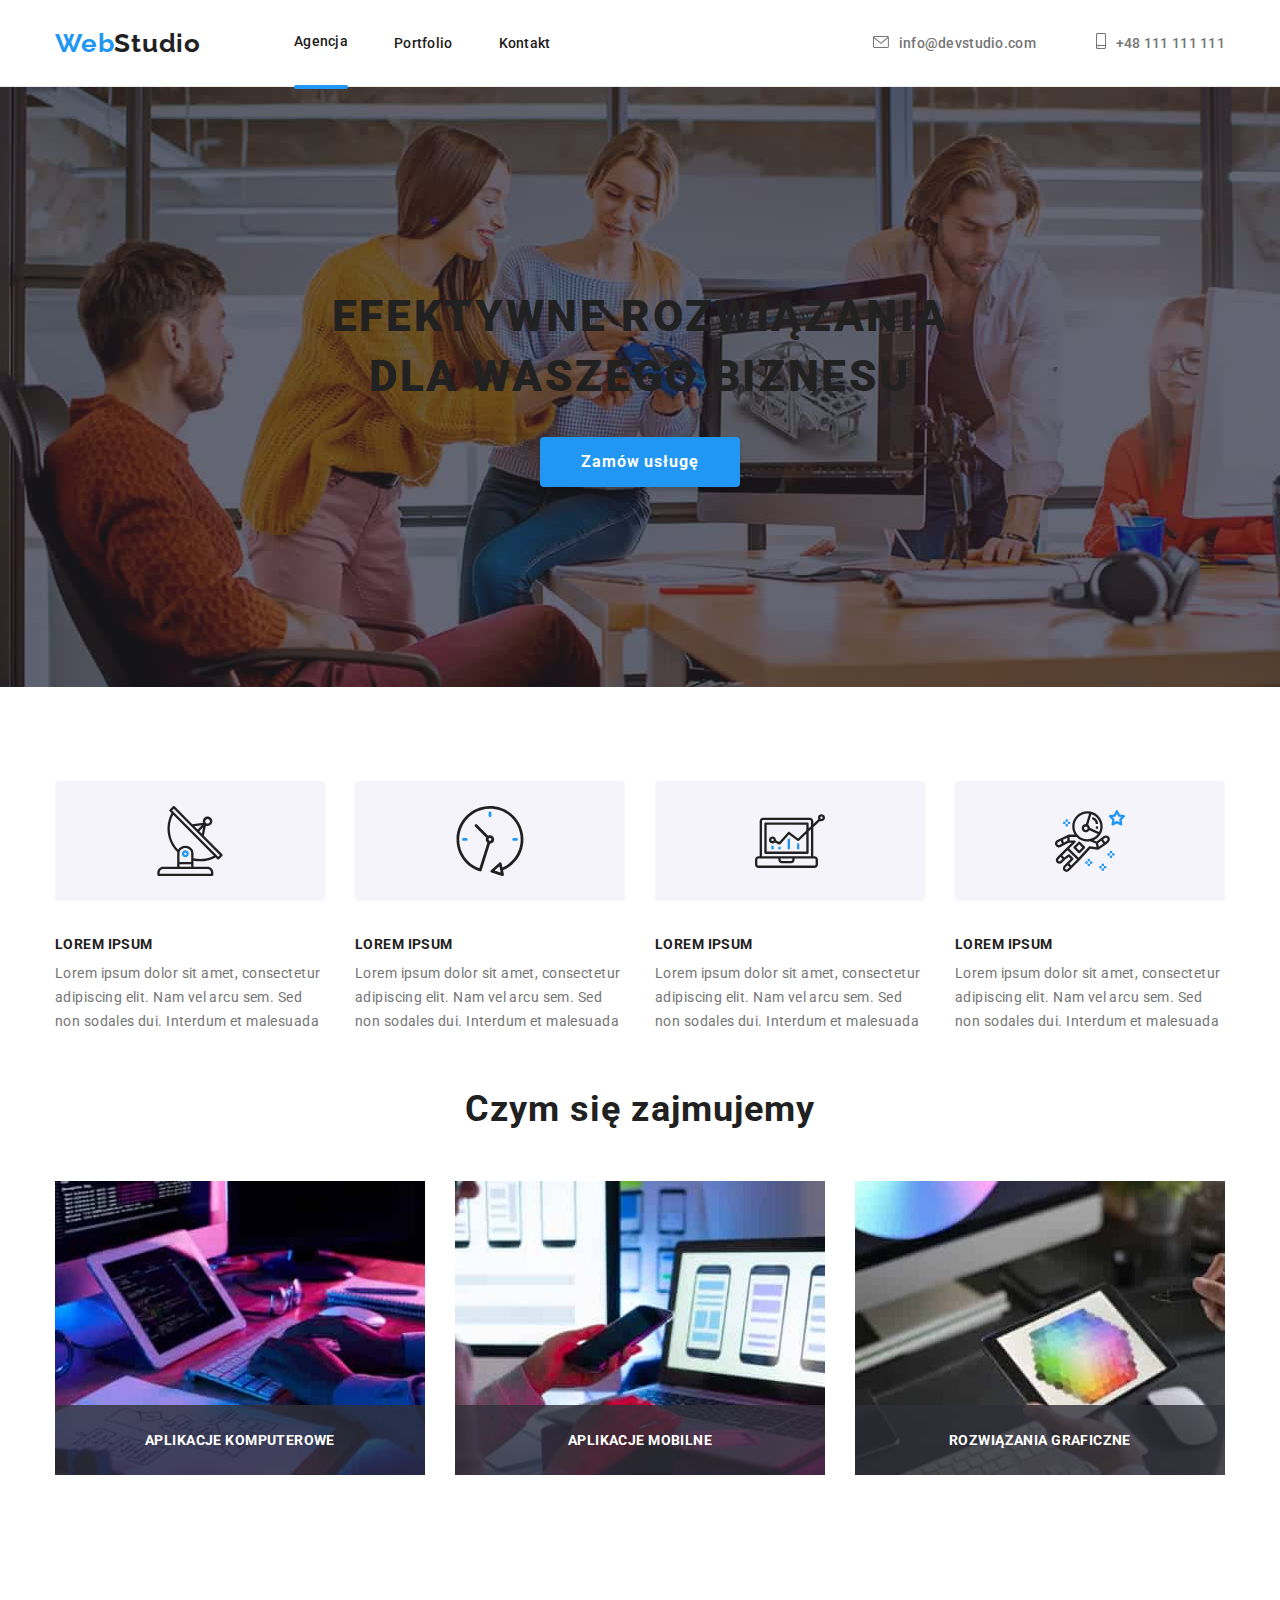
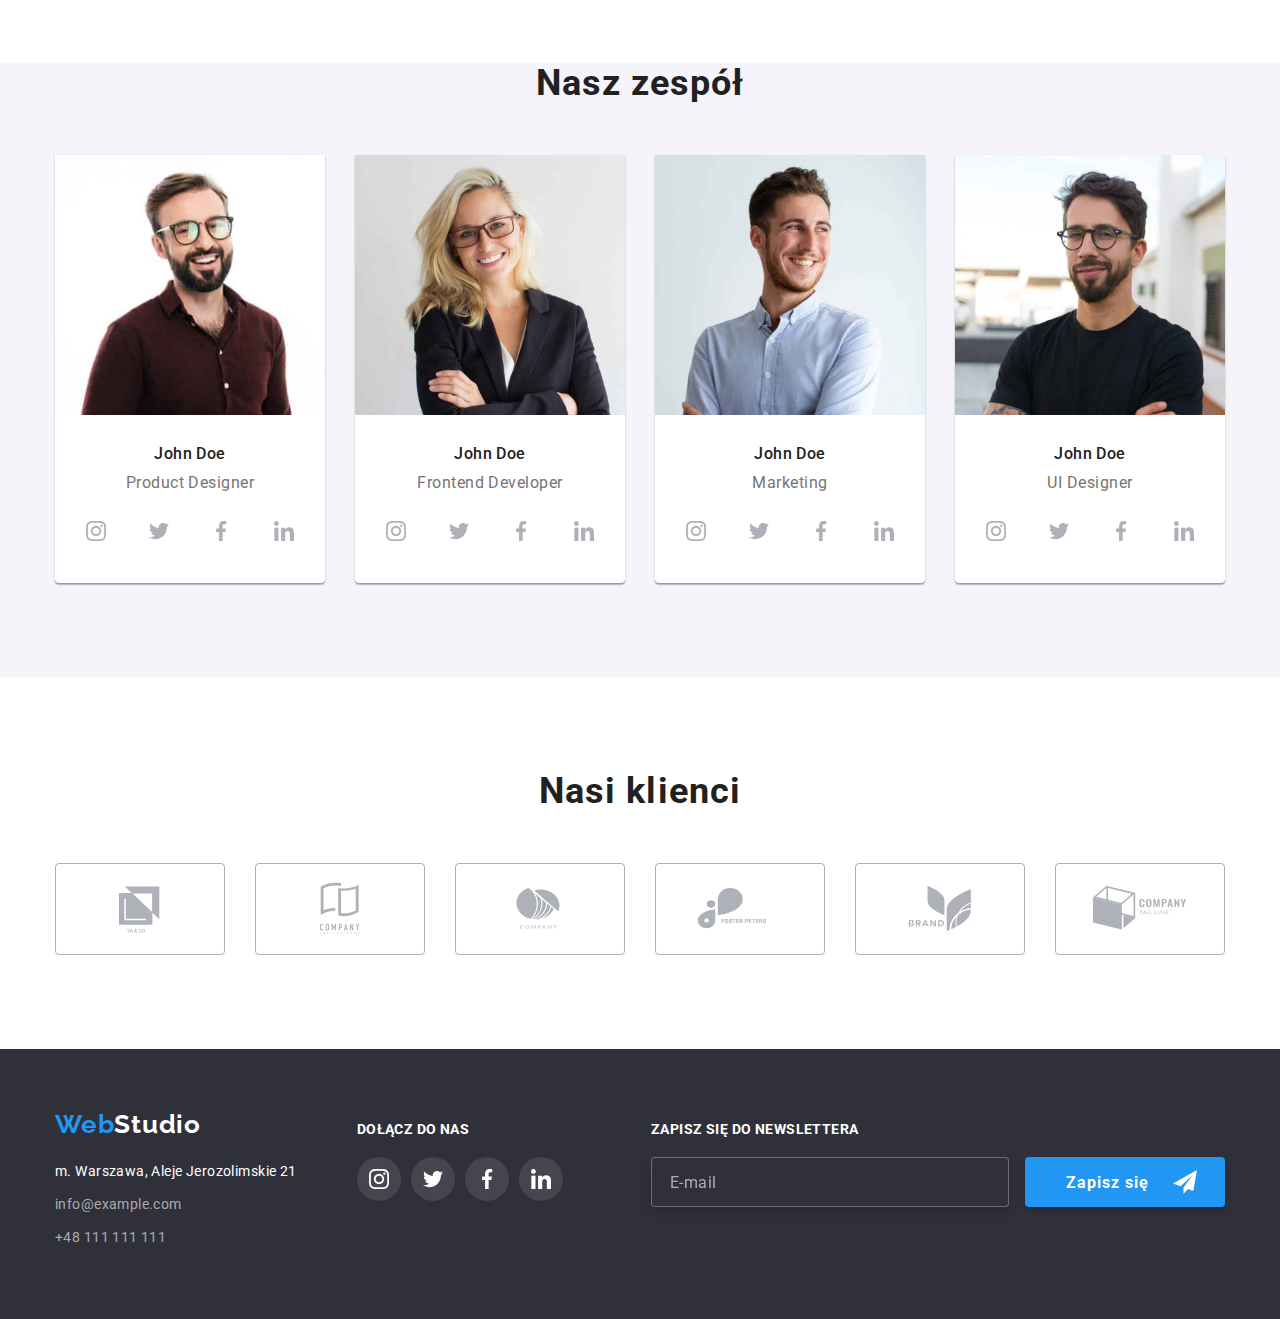
<file: index.html>
<!DOCTYPE html>
<html lang="en">

<head>
    <meta charset="UTF-8" />
    <meta name="description" content="Efektywne rozwiązania dla waszego biznesu" />
    <link rel="stylesheet"
        href="https://cdnjs.cloudflare.com/ajax/libs/modern-normalize/1.0.0/modern-normalize.min.css" />
    <link rel="stylesheet" href="./css/main.min.css">
    <link rel="preconnect" href="https://fonts.googleapis.com">
    <link rel="preconnect" href="https://fonts.gstatic.com" crossorigin>
    <link
        href="https://fonts.googleapis.com/css2?family=Raleway:wght@700&family=Roboto:wght@400;500;700;900&display=swap"
        rel="stylesheet">
    <title>WebStudio</title>
</head>

<body>
    <section class="navigationsection">
        <header class="header">
            <div class="container">
                <a class="logo link" href="index.html">Web<span class="logo--lighttheme">Studio</span></a>
                <nav class="nav">
                    <ul class="navigation">
                        <li class="navigation__item current"><a class="navigation__link"
                                href="index.html">Agencja</a>
                        </li>
                        <li class="navigation__item"><a class="navigation__link"
                                href="portfolio.html">Portfolio</a></li>
                        <li class="navigation__item"><a class="navigation__link" href="#">Kontakt</a></li>
                    </ul>
                </nav>

                <ul class="contact">
                    <li class="contact__item"><a class="contact__link--icon-mail link" href="mailto:info@devstudio.com"><svg
                                class="contact__link--icon-mail" width="16" height="12">
                                <use href="images/icons.svg#icon-envelope"></use>
                            </svg></a></li>
                    <li class="contact__item"><a class="contact__link--mail link" href="mailto:info@devstudio.com">info@devstudio.com</a></li>
                    <li class="contact__item"><a class="contact__link--icon-phone link" href="tel:+48111111111"><svg
                                class="contact__link--icon-phone link" width="10" height="16">
                                <use href="images/icons.svg#icon-smartphone"></use></a></li>
                    <li class="contact__item"><a class="contact__link--phone link" href="tel:+48111111111">+48 111 111 111</a></li>
                </ul>
            </div>
        </header>
    </section>


    <main>

        <section class="backgroundsection">
            <div class="container">
                <h1 class="background__header">EFEKTYWNE ROZWIĄZANIA DLA WASZEGO BIZNESU</h1>
                <button class="background__button" type="button" data-modal-open>Zamów usługę</button>
            </div>

        </section>

        <section class="featuressection">
            <div class="container">
                <ul class="features">
                    <li class="features__item">
                        <svg class="features__icon" width="70" height="70">
                            <use href="images/icons.svg#icon-antenna"></use>
                        </svg>
                        <h3 class="features__title">LOREM IPSUM</h3>
                        <p class="features__description"> Lorem ipsum dolor sit amet, consectetur
                            adipiscing elit. Nam vel arcu sem. Sed
                            non sodales dui. Interdum et malesuada</p>
                    </li>
                    <li class="features__item">
                        <svg class="features__icon" width="70" height="70">
                            <use href="images/icons.svg#icon-clock"></use>
                        </svg>
                        <h3 class="features__title">LOREM IPSUM</h3>
                        <p class="features__description"> Lorem ipsum dolor sit amet, consectetur
                            adipiscing elit. Nam vel arcu sem. Sed
                            non sodales dui. Interdum et malesuada</p>
                    </li>
                    <li class="features__item">
                        <svg class="features__icon" width="70" height="70">
                            <use href="images/icons.svg#icon-diagram"></use>
                        </svg>
                        <h3 class="features__title">LOREM IPSUM</h3>
                        <p class="features__description"> Lorem ipsum dolor sit amet, consectetur
                            adipiscing elit. Nam vel arcu sem. Sed
                            non sodales dui. Interdum et malesuada</p>
                    </li>
                    <li class="features__item">
                        <svg class="features__icon" width="70" height="70">
                            <use href="images/icons.svg#icon-astronaut"></use>
                        </svg>
                        <h3 class="features__title">LOREM IPSUM</h3>
                        <p class="features__description"> Lorem ipsum dolor sit amet, consectetur
                            adipiscing elit. Nam vel arcu sem. Sed
                            non sodales dui. Interdum et malesuada</p>
                    </li>
                </ul>
            </div>
        </section>

        <section class="offersection">
            <div class="container">
                <h2 class="offer__header">Czym się zajmujemy</h2>
                <ul class="offer">
                    <li class="offer__item">
                        <div class="thumb">
                            <img src="images/img1resized.jpg" alt="computer" width="370" height="294" />
                            <p class="label">APLIKACJE KOMPUTEROWE</p>
                        </div>
                    </li>
                    <li class="offer__item">
                        <div class="thumb">
                            <img src="images/img2resized.jpg" alt="phone" width="370" height="294" />
                            <p class="label">APLIKACJE MOBILNE</p>
                        </div>
                    </li>
                    <li class="offer__item">
                        <div class="thumb">
                            <img src="images/img3resized.jpg" alt="tablet" width="370" height="294" />
                            <p class="label">ROZWIĄZANIA GRAFICZNE</p>
                        </div>
                        
                    </li>
                </ul>
            </div>
        </section>

        <section class="teamsection">
            <div class="container">
                <h2 class="team__header">Nasz zespół</h2>
                <ul class="team">
                    <li class="team__item">
                        <figure class="team__card">
                            <img src="images/productdesignerresized.jpg" alt="Product Designer" width="270"
                                height="260" />
                            <figcaption>
                                <p class="team__name">John Doe</p>
                                <p class="team__position">Product Designer</p>
                                <ul class="socialmedia">
                                    <li class="socialmedia__item">
                                        <a class="socialmedia__link" href="#">
                                            <svg class="socialmedia__icon" width="20" height="20">
                                                <use href="images/icons.svg#icon-instagram"></use>
                                            </svg>
                                        </a>
                                    </li>
                                    <li class="socialmedia__item">
                                        <a class="socialmedia__link" href="#">
                                            <svg class="socialmedia__icon" width="20" height="20">
                                                <use href="images/icons.svg#icon-twitter"></use>
                                            </svg>
                                        </a>
                                    </li>
                                    <li class="socialmedia__item">
                                        <a class="socialmedia__link" href="#">
                                            <svg class="socialmedia__icon" width="20" height="20">
                                                <use href="images/icons.svg#icon-facebook"></use>
                                            </svg>
                                        </a>
                                    </li>
                                    <li class="socialmedia__item">
                                        <a class="socialmedia__link" href="#">
                                            <svg class="socialmedia__icon" width="20" height="20">
                                                <use href="images/icons.svg#icon-linkedin"></use>
                                            </svg>
                                        </a>
                                    </li>
                                </ul>
                            </figcaption>
                        </figure>
                    </li>

                    <li class="team__item">
                        <figure class="team__card">
                            <img src="images/frontenddeveloperresized.jpg" alt="Frontend Developer" width="270"
                                height="260" />
                            <figcaption>
                                <p class="team__name">John Doe</p>
                                <p class="team__position">Frontend Developer</p>
                                <ul class="socialmedia">
                                    <li class="socialmedia__item">
                                        <a class="socialmedia__link" href="#">
                                            <svg class="socialmedia__icon" width="20" height="20">
                                                <use href="images/icons.svg#icon-instagram"></use>
                                            </svg>
                                        </a>
                                    </li>
                                    <li class="socialmedia__item">
                                        <a class="socialmedia__link" href="#">
                                            <svg class="socialmedia__icon" width="20" height="20">
                                                <use href="images/icons.svg#icon-twitter"></use>
                                            </svg>
                                        </a>
                                    </li>
                                    <li class="socialmedia__item">
                                        <a class="socialmedia__link" href="#">
                                            <svg class="socialmedia__icon" width="20" height="20">
                                                <use href="images/icons.svg#icon-facebook"></use>
                                            </svg>
                                        </a>
                                    </li>
                                    <li class="socialmedia__item">
                                        <a class="socialmedia__link" href="#">
                                            <svg class="socialmedia__icon" width="20" height="20">
                                                <use href="images/icons.svg#icon-linkedin"></use>
                                            </svg>
                                        </a>
                                    </li>
                                </ul>
                            </figcaption>
                        </figure>
                    </li>

                    <li class="team__item">
                        <figure class="team__card">
                            <img src="images/marketingresized.jpg" alt="Marketing" width="270" height="260" />
                            <figcaption>
                                <p class="team__name">John Doe</p>
                                <p class="team__position">Marketing</p>
                                <ul class="socialmedia">
                                    <li class="socialmedia__item">
                                        <a class="socialmedia__link" href="#">
                                            <svg class="socialmedia__icon" width="20" height="20">
                                                <use href="images/icons.svg#icon-instagram"></use>
                                            </svg>
                                        </a>
                                    </li>
                                    <li class="socialmedia__item">
                                        <a class="socialmedia__link" href="#">
                                            <svg class="socialmedia__icon" width="20" height="20">
                                                <use href="images/icons.svg#icon-twitter"></use>
                                            </svg>
                                        </a>
                                    </li>
                                    <li class="socialmedia__item">
                                        <a class="socialmedia__link" href="#">
                                            <svg class="socialmedia__icon" width="20" height="20">
                                                <use href="images/icons.svg#icon-facebook"></use>
                                            </svg>
                                        </a>
                                    </li>
                                    <li class="socialmedia__item">
                                        <a class="socialmedia__link" href="#">
                                            <svg class="socialmedia__icon" width="20" height="20">
                                                <use href="images/icons.svg#icon-linkedin"></use>
                                            </svg>
                                        </a>
                                    </li>
                                </ul>
                            </figcaption>
                        </figure>
                    </li>

                    <li class="team__item">
                        <figure class="team__card">
                            <img src="images/uidesignerresized.jpg" alt="UI Designer" width="270" height="260" />
                            <figcaption>
                                <p class="team__name">John Doe</p>
                                <p class="team__position">UI Designer</p>
                                <ul class="socialmedia">
                                    <li class="socialmedia__item">
                                        <a class="socialmedia__link" href="#">
                                            <svg class="socialmedia__icon" width="20" height="20">
                                                <use href="images/icons.svg#icon-instagram"></use>
                                            </svg>
                                        </a>
                                    </li>
                                    <li class="socialmedia__item">
                                        <a class="socialmedia__link" href="#">
                                            <svg class="socialmedia__icon" width="20" height="20">
                                                <use href="images/icons.svg#icon-twitter"></use>
                                            </svg>
                                        </a>
                                    </li>
                                    <li class="socialmedia__item">
                                        <a class="socialmedia__link" href="#">
                                            <svg class="socialmedia__icon" width="20" height="20">
                                                <use href="images/icons.svg#icon-facebook"></use>
                                            </svg>
                                        </a>
                                    </li>
                                    <li class="socialmedia__item">
                                        <a class="socialmedia__link" href="#">
                                            <svg class="socialmedia__icon" width="20" height="20">
                                                <use href="images/icons.svg#icon-linkedin"></use>
                                            </svg>
                                        </a>
                                    </li>
                                </ul>
                            </figcaption>
                        </figure>
                    </li>
                </ul>
            </div>

        </section>

        <section class="customerssection">
            <div class="container">
                <h2 class="customers__header">Nasi klienci</h2>
                <ul class="customers">
                    <li class="customers__item">
                        <a class="customers__link" href="#">
                            <svg class="customers__icon" width="106" height="60.04">
                                <use href="images/icons.svg#icon-logo1"></use>
                            </svg>
                        </a>
                    </li>
                    <li class="customers__item">
                        <a class="customers__link" href="#">
                            <svg class="customers__icon" width="106" height="60.04">
                                <use href="images/icons.svg#icon-logo2"></use>
                            </svg>
                        </a>
                    </li>
                    <li class="customers__item">
                        <a class="customers__link" href="#">
                            <svg class="customers__icon" width="106" height="60.04">
                                <use href="images/icons.svg#icon-logo3"></use>
                            </svg>
                        </a>
                    </li>
                    <li class="customers__item">
                        <a class="customers__link" href="#">
                            <svg class="customers__icon" width="106" height="60.04">
                                <use href="images/icons.svg#icon-logo4"></use>
                            </svg>
                        </a>
                    </li>
                    <li class="customers__item">
                        <a class="customers__link" href="#">
                            <svg class="customers__icon" width="106" height="60.04">
                                <use href="images/icons.svg#icon-logo5"></use>
                            </svg>
                        </a>
                    </li>
                    <li class="customers__item">
                        <a class="customers__link" href="#">
                            <svg class="customers__icon" width="106" height="60.04">
                                <use href="images/icons.svg#icon-logo6"></use>
                            </svg>
                        </a>
                    </li>
                </ul>
            </div>
        </section>
    </main>
    <footer class="footersection">
        <div class="container">
            <ul class="footer">
                <li class="information">
                    <a class="logo" href="index.html">Web<span class="logo--darktheme">Studio</span></a>
                    <address class="information__address">
                        <p>m. Warszawa, Aleje Jerozolimskie 21</p>
                        <a class="information__mail" href="mailto:info@example.com">info@example.com</a>
                        <a class="information__phone" href="tel:+48111111111">+48 111 111 111</a>
                    </address>
                </li>
                <li class="join">
                    <h4 class="join__header">DOŁĄCZ DO NAS</h4>
                    <ul class="socialmedia">
                        <li class="socialmedia__item">
                            <a class="socialmedia__link--darktheme" href="#">
                                <svg class="socialmedia__icon" width="20" height="20">
                                    <use href="images/icons.svg#icon-instagram"></use>
                                </svg>
                            </a>
                        </li>
                        <li class="socialmedia__item">
                            <a class="socialmedia__link--darktheme" href="#">
                                <svg class="socialmedia__icon" width="20" height="20">
                                    <use href="images/icons.svg#icon-twitter"></use>
                                </svg>
                            </a>
                        </li>
                        <li class="socialmedia__item">
                            <a class="socialmedia__link--darktheme" href="#">
                                <svg class="socialmedia__icon" width="20" height="20">
                                    <use href="images/icons.svg#icon-facebook"></use>
                                </svg>
                            </a>
                        </li>
                        <li class="socialmedia__item">
                            <a class="socialmedia__link--darktheme" href="#">
                                <svg class="socialmedia__icon" width="20" height="20">
                                    <use href="images/icons.svg#icon-linkedin"></use>
                                </svg>
                            </a>
                        </li>
                    </ul>
                </li>
                <li class="newsletter">
                    <h4 class="newsletter__header">ZAPISZ SIĘ DO NEWSLETTERA</h4>
                    <form class="newsletter__form">
                        <label>
                            <input type="email" class="newsletter__input" name="email" placeholder="E-mail"/>
                        </label>
                        <button class="newsletter__button" type="submit"><p class=sign-in>Zapisz się</p>
                            <svg class="newsletter__icon" width="24" height="24">
                                <use href="images/icons.svg#icon-icon-send"></use>
                            </svg>
                        </button>
                    </form>
                </li>
            </ul>
        </div>
    </footer>

    <div class="backdrop is-hidden" data-modal>
        <div class="modal">
            <button type="button" class="close-btn" data-modal-close>
                <svg width="18" height="18">
                    <use href="images/icons.svg#icon-close"></use>
                </svg>
            </button>
            <h2 class="modalform__header">
                Zostaw swoje dane w formularzu poniżej
              </h2>
              <form class="modalform" name="signup-form">
                <label class="modalform__label">
                  Imię
                  <span class="modalform__wrapper">
                    <input class="modalform__input" type="text" name="user-name" />
                    <svg class="modalform__icon" width="18" height="18">
                      <use href="./images/icons.svg#icon-person-black"></use>
                    </svg>
                  </span>
                </label>
                <label class="modalform__label">
                  Telefon
                  <span class="modalform__wrapper">
                    <input class="modalform__input" type="tel" name="user-phone" />
                    <svg class="modalform__icon" width="18" height="18">
                      <use href="./images/icons.svg#icon-phone-black"></use>
                    </svg>
                  </span>
                </label>
                <label class="modalform__label">
                  Email
                  <span class="modalform__wrapper">
                    <input class="modalform__input" type="email" name="user-email" />
                    <svg class="modalform__icon" width="18" height="18">
                      <use href="./images/icons.svg#icon-email-black"></use>
                    </svg>
                  </span>
                </label>
                <label class="modalform__label">
                  Komentarz
                  <textarea class="modalform__textarea name="user-message" rows="7" placeholder="Wprowadź tekst"></textarea>
                </label>
                <div class="policy">
                    <input
                      id="user-policy"
                      type="checkbox"
                      class="policy__checkbox visually-hidden"
                      name="policy"
                      value="accept-policy"
                    />
                    <label for="user-policy" class="policy__text">
                      Oświadczam, iż akceptuję <a href="#regulamin">Regulamin</a> i
                      <a href="#policy">Politykę Prywatności.</a>
                    </label>
                  </div>
                  <button type="submit" class="order-btn">Wyślij</button>
            </form>
        </div>
    </div>

    <script src="./js/modal.js"></script>

</body>

</html>
</file>
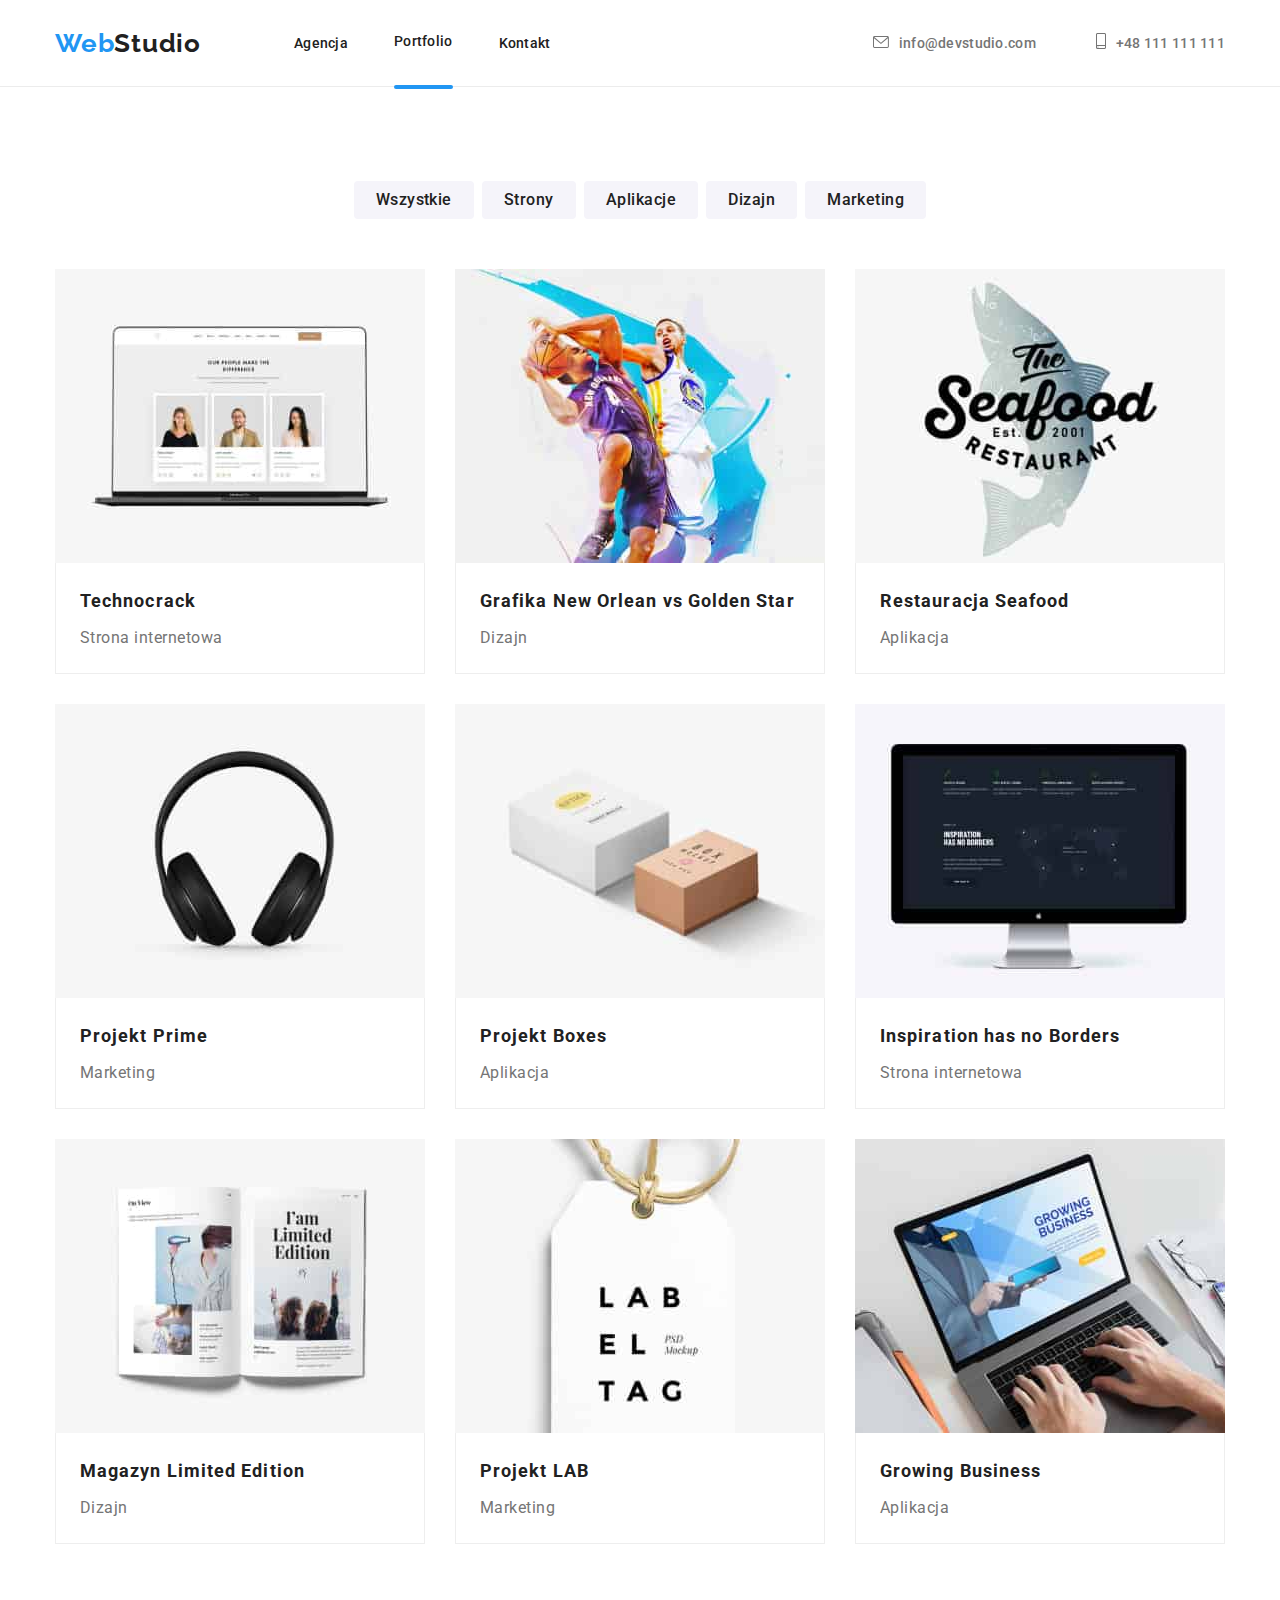
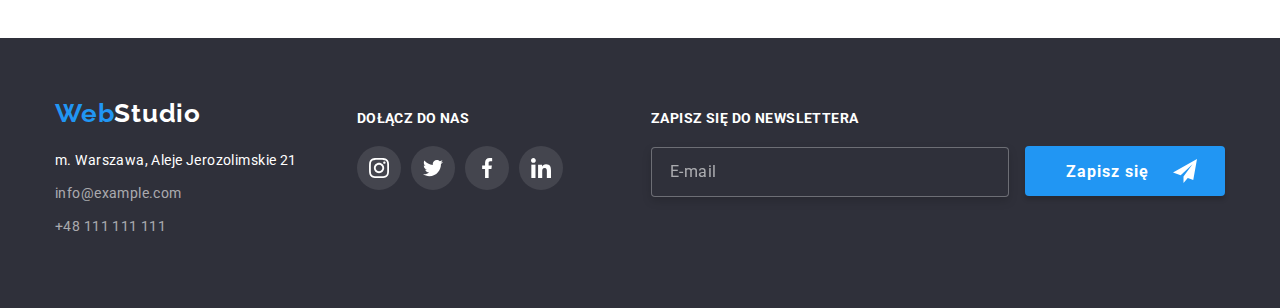
<file: portfolio.html>
<!DOCTYPE html>
<html lang="en">

<head>
    <meta charset="UTF-8" />
    <meta name="description" content="Portfolio" />
    <link rel="stylesheet"
        href="https://cdnjs.cloudflare.com/ajax/libs/modern-normalize/1.0.0/modern-normalize.min.css" />
    <link rel="stylesheet" href="./css/main.min.css">
    <link rel="preconnect" href="https://fonts.googleapis.com">
    <link rel="preconnect" href="https://fonts.gstatic.com" crossorigin>
    <link
        href="https://fonts.googleapis.com/css2?family=Raleway:wght@700&family=Roboto:wght@400;500;700;900&display=swap"
        rel="stylesheet">
    <title>WebStudio</title>
</head>

<body>
    <section class="navigationsection">
        <header class="header">
            <div class="container">
                <a class="logo link" href="index.html">Web<span class="logo--lighttheme">Studio</span></a>
                <nav class="nav">
                    <ul class="navigation">
                        <li class="navigation__item"><a class="navigation__link"
                                href="index.html">Agencja</a>
                        </li>
                        <li class="navigation__item current"><a class="navigation__link"
                                href="portfolio.html">Portfolio</a></li>
                        <li class="navigation__item"><a class="navigation__link" href="#">Kontakt</a></li>
                    </ul>
                </nav>

                <ul class="contact">
                    <li class="contact__item"><a class="contact__link--icon-mail link" href="mailto:info@devstudio.com"><svg
                                class="contact__link--icon-mail" width="16" height="12">
                                <use href="images/icons.svg#icon-envelope"></use>
                            </svg></a></li>
                    <li class="contact__item"><a class="contact__link--mail link" href="mailto:info@devstudio.com">info@devstudio.com</a></li>
                    <li class="contact__item"><a class="contact__link--icon-phone link" href="tel:+48111111111"><svg
                                class="contact__link--icon-phone link" width="10" height="16">
                                <use href="images/icons.svg#icon-smartphone"></use></a></li>
                    <li class="contact__item"><a class="contact__link--phone link" href="tel:+48111111111">+48 111 111 111</a></li>
                </ul>
            </div>
        </header>
    </section>
    <main>
        <section class="menusection"> 
            <div class="container">
            <ul class="menu">
                <li class="menu__item"><button class="menu__button" type="button">Wszystkie</button></li>
                <li class="menu__item"><button class="menu__button" type="button">Strony</button></li>
                <li class="menu__item"><button class="menu__button" type="button">Aplikacje</button></li>
                <li class="menu__item"><button class="menu__button" type="button">Dizajn</button></li>
                <li class="menu__item"><button class="menu__button" type="button">Marketing</button></li>
            </ul>
            </div>

        </section>
        <section class="projectssection">
            <div class="container">
                <ul class="projects">
                    <li class="projects__item">
                        <figure class="pic">
                            <div class="box">
                                <img src="images/technocrackresized.jpg" alt="Technocrack" width="370" height="294" />
                                <div class="overlay">
                                    <p>Technocrack jest popularną platformą wykorzystywaną do rozpowszechniania koronawirusa. Firmy wykorzystują tę
                                        platformę
                                        do celów szpiegowskich i ataków na niezabezpieczone serwery konkurencji</p>
                                </div>
                            </div>
                            <figcaption>
                                <p class="projects__title">Technocrack</p>
                                <p class="projects__description">Strona internetowa</p>
                            </figcaption>
                        </figure>
                    </li>

                    <li class="projects__item">
                        <figure class="pic">
                            <div class="box">
                                <img src="images/grafikaneworleanresized.jpg" alt="Grafika New Orlean vs Golden Star" width="370" height="294" />
                                <div class="overlay">
                                    <p>Technocrack jest popularną platformą wykorzystywaną do rozpowszechniania koronawirusa. Firmy wykorzystują tę
                                        platformę
                                        do celów szpiegowskich i ataków na niezabezpieczone serwery konkurencji</p>
                                </div>
                            </div>
                            <figcaption>
                                <p class="projects__title">Grafika New Orlean vs Golden Star</p>
                                <p class="projects__description">Dizajn</p>
                            </figcaption>
                        </figure>
                    </li>

                    <li class="projects__item">
                        <figure class="pic">
                            <div class="box">
                                <img src="images/restauracjaseafoodresized.jpg" alt="Restauracja Seafood" width="370" height="294" />
                                <div class="overlay">
                                    <p>Technocrack jest popularną platformą wykorzystywaną do rozpowszechniania koronawirusa. Firmy wykorzystują tę
                                        platformę
                                        do celów szpiegowskich i ataków na niezabezpieczone serwery konkurencji</p>
                                </div>
                            </div>
                            <figcaption>
                                <p class="projects__title">Restauracja Seafood</p>
                                <p class="projects__description">Aplikacja</p>
                            </figcaption>
                        </figure>
                    </li>

                    <li class="projects__item">
                        <figure class="pic">
                            <div class="box">
                                <img src="images/projektprimeresized.jpg" alt="Projekt Prime" width="370" height="294" />
                                <div class="overlay">
                                    <p>Technocrack jest popularną platformą wykorzystywaną do rozpowszechniania koronawirusa. Firmy wykorzystują tę
                                        platformę
                                        do celów szpiegowskich i ataków na niezabezpieczone serwery konkurencji</p>
                                </div>
                            </div>
                            <figcaption>
                                <p class="projects__title">Projekt Prime</p>
                                <p class="projects__description">Marketing</p>
                            </figcaption>
                        </figure>
                    </li>

                    <li class="projects__item">
                        <figure class="pic">
                            <div class="box">
                                <img src="images/projektboxesresized.jpg" alt="Projekt Boxes" width="370" height="294" />
                                <div class="overlay">
                                    <p>Technocrack jest popularną platformą wykorzystywaną do rozpowszechniania koronawirusa. Firmy wykorzystują tę
                                        platformę
                                        do celów szpiegowskich i ataków na niezabezpieczone serwery konkurencji</p>
                                </div>
                            </div>
                            <figcaption>
                                <p class="projects__title">Projekt Boxes</p>
                                <p class="projects__description">Aplikacja</p>
                            </figcaption>
                        </figure>
                    </li>

                    <li class="projects__item">
                        <figure class="pic">
                            <div class="box">
                                <img src="images/inspirationhasnobordersresized.jpg" alt="Inspiration has no Borders" width="370" height="294" />
                                <div class="overlay">
                                    <p>Technocrack jest popularną platformą wykorzystywaną do rozpowszechniania koronawirusa. Firmy wykorzystują tę
                                        platformę
                                        do celów szpiegowskich i ataków na niezabezpieczone serwery konkurencji</p>
                                </div>
                            </div>
                            <figcaption>
                                <p class="projects__title">Inspiration has no Borders</p>
                                <p class="projects__description">Strona internetowa</p>
                            </figcaption>
                        </figure>
                    </li>

                    <li class="projects__item">
                        <figure class="pic">
                            <div class="box">
                                <img src="images/magazynlimitededitionresized.jpg" alt="Magazyn Limited Edition" width="370" height="294" />
                                <div class="overlay">
                                    <p>Technocrack jest popularną platformą wykorzystywaną do rozpowszechniania koronawirusa. Firmy wykorzystują tę
                                        platformę
                                        do celów szpiegowskich i ataków na niezabezpieczone serwery konkurencji</p>
                                </div>
                            </div>
                            <figcaption>
                                <p class="projects__title">Magazyn Limited Edition</p>
                                <p class="projects__description">Dizajn</p>
                            </figcaption>
                        </figure>
                    </li>

                    <li class="projects__item">
                        <figure class="pic">
                            <div class="box">
                                <img src="images/projektlabresized.jpg" alt="Projekt LAB" width="370" height="294" />
                                <div class="overlay">
                                    <p>Technocrack jest popularną platformą wykorzystywaną do rozpowszechniania koronawirusa. Firmy wykorzystują tę
                                        platformę
                                        do celów szpiegowskich i ataków na niezabezpieczone serwery konkurencji</p>
                                </div>
                            </div>
                            <figcaption>
                                <p class="projects__title">Projekt LAB</p>
                                <p class="projects__description">Marketing</p>
                            </figcaption>
                        </figure>
                    </li>

                    <li class="projects__item">
                        <figure class="pic">
                            <div class="box">
                                <img src="images/growingbusinessresized.jpg" alt="Growing Business" width="370" height="294" />
                                <div class="overlay">
                                    <p>Technocrack jest popularną platformą wykorzystywaną do rozpowszechniania koronawirusa. Firmy wykorzystują tę
                                        platformę
                                        do celów szpiegowskich i ataków na niezabezpieczone serwery konkurencji</p>
                                </div>
                            </div>
                            <figcaption>
                                <p class="projects__title">Growing Business</p>
                                <p class="projects__description">Aplikacja</p>
                            </figcaption>
                        </figure>
                    </li>
                </ul>
            </div>
        </section>

    </main>
    <footer class="footersection">
        <div class="container">
            <ul class="footer">
                <li class="information">
                    <a class="logo" href="index.html">Web<span class="logo--darktheme">Studio</span></a>
                    <address class="information__address">
                        <p>m. Warszawa, Aleje Jerozolimskie 21</p>
                        <a class="information__mail" href="mailto:info@example.com">info@example.com</a>
                        <a class="information__phone" href="tel:+48111111111">+48 111 111 111</a>
                    </address>
                </li>
                <li class="join">
                    <h4 class="join__header">DOŁĄCZ DO NAS</h4>
                    <ul class="socialmedia">
                        <li class="socialmedia__item">
                            <a class="socialmedia__link--darktheme" href="#">
                                <svg class="socialmedia__icon" width="20" height="20">
                                    <use href="images/icons.svg#icon-instagram"></use>
                                </svg>
                            </a>
                        </li>
                        <li class="socialmedia__item">
                            <a class="socialmedia__link--darktheme" href="#">
                                <svg class="socialmedia__icon" width="20" height="20">
                                    <use href="images/icons.svg#icon-twitter"></use>
                                </svg>
                            </a>
                        </li>
                        <li class="socialmedia__item">
                            <a class="socialmedia__link--darktheme" href="#">
                                <svg class="socialmedia__icon" width="20" height="20">
                                    <use href="images/icons.svg#icon-facebook"></use>
                                </svg>
                            </a>
                        </li>
                        <li class="socialmedia__item">
                            <a class="socialmedia__link--darktheme" href="#">
                                <svg class="socialmedia__icon" width="20" height="20">
                                    <use href="images/icons.svg#icon-linkedin"></use>
                                </svg>
                            </a>
                        </li>
                    </ul>
                </li>
                <li class="newsletter">
                    <h4 class="newsletter__header">ZAPISZ SIĘ DO NEWSLETTERA</h4>
                    <form class="newsletter__form">
                        <label>
                            <input type="email" class="newsletter__input" name="email" placeholder="E-mail"/>
                        </label>
                        <button class="newsletter__button" type="submit"><p class=sign-in>Zapisz się</p>
                            <svg class="newsletter__icon" width="24" height="24">
                                <use href="images/icons.svg#icon-icon-send"></use>
                            </svg>
                        </button>
                    </form>
                </li>
            </ul>
        </div>
    </footer>
</body>

</html>
</file>
<file: css/main.min.css>
.visually-hidden{position:absolute !important;clip:rect(1px 1px 1px 1px);clip:rect(1px, 1px, 1px, 1px);padding:0 !important;border:0 !important;height:1px !important;width:1px !important;overflow:hidden;margin-left:54px;-moz-appearance:none;-webkit-appearance:none;appearance:none}:root{--main-font: "Roboto", sans-serif;--secondary-font: "Raleway", sans-serif;--main-color: #212121;--secondary-color: #2196f3;--gray-color:#757575;--background-color:#2f303a;--border-color:#EEEEEE;--white-color:#FFFFFF;--team-background-color:#F5F4FA;--header-border-color:#ECECEC;--social-color:#AFB1B8;--close-color:#000000}body{font-family:var(--main-font);color:var(--main-color);max-width:1600px;margin:0 auto}h1,h2,h3,h4,h5,h6{margin:0}ul{margin:0;padding:0}p{padding:0}img{display:block}.list{list-style:none}.link{text-decoration:none}.container{width:1200px;margin:0 auto;padding:0 15px}.projects-nav .container,.portfolio-nav .container,.features .container{width:1200px}.headerh2-pictures .container{width:1200px;margin-top:94px}.nav{display:flex}.navigation,.contact{display:flex;align-items:center;list-style:none;margin-left:auto}.navigation__item{padding-top:32px;padding-bottom:32px}.navigation__item:not(:last-child){margin-right:46px}.navigation__link{font-weight:500;font-size:14px;line-height:1.142;letter-spacing:0.02em;text-decoration:none;color:var(--main-color);transition-property:color, fill;transition-duration:250ms;transition-timing-function:cubic-bezier(0.4, 0, 0.2, 1)}.navigation__link:hover,.navigation__link:focus{color:var(--secondary-color);fill:var(--secondary-color)}.current .navigation__link::after{position:relative;top:35px;display:block;justify-content:center;content:"";width:100%;height:4px;border-radius:2px;background-color:var(--secondary-color)}.contact__link--phone,.contact__link--mail{margin-left:10px}.contact__link--icon-phone{margin-left:30px}.contact__link--phone,.contact__link--mail,.contact__link--icon-phone,.contact__link--icon-mail{font-weight:500;font-size:14px;line-height:1.142;letter-spacing:0.02em;text-decoration:none;color:var(--gray-color);fill:var(--gray-color);transition-property:color, fill;transition-duration:250ms;transition-timing-function:cubic-bezier(0.4, 0, 0.2, 1)}.contact__link--phone:hover,.contact__link--phone:focus,.contact__link--mail:hover,.contact__link--mail:focus,.contact__link--icon-phone:hover,.contact__link--icon-phone:focus,.contact__link--icon-mail:hover,.contact__link--icon-mail:focus{color:var(--secondary-color);fill:var(--secondary-color)}.logo{font-family:var(--secondary-font);font-weight:700;font-size:26px;line-height:1.192;letter-spacing:0.03em;text-decoration:none;color:var(--secondary-color);margin-right:93px}.logo--lighttheme{color:var(--main-color)}.logo--darktheme{color:var(--white-color)}.header{border-bottom:1px solid var(--header-border-color)}.header .container{display:flex;align-items:center}.backgroundsection{background-color:var(--background-color);background-image:linear-gradient(rgba(47,48,58,0.4), rgba(47,48,58,0.4)),url("../images/backgroundresized.jpg");background-size:cover;background-repeat:no-repeat;display:flex;padding-top:200px;padding-bottom:200px}.background__header{font-weight:900;font-size:44px;line-height:1.363;text-align:center;letter-spacing:0.06em;text-transform:uppercase;margin-left:auto;margin-right:auto;width:696px;padding-bottom:30px}.background__button{font-weight:700;font-size:16px;line-height:1.875;display:block;align-items:center;text-align:center;letter-spacing:0.06em;border-style:none;border-radius:4px;color:var(--white-color);background-color:var(--secondary-color);box-shadow:0px 4px 4px rgba(0,0,0,0.15);margin-left:auto;margin-right:auto;padding:10px 41px;transition-property:background-color,color,box-shadow;transition-duration:250ms;transition-timing-function:cubic-bezier(0.4, 0, 0.2, 1)}.background__button:hover,.background__button:focus{box-shadow:0px 3px 1px rgba(0,0,0,0.1),0px 1px 2px rgba(0,0,0,0.08),0px 2px 2px rgba(0,0,0,0.12);cursor:pointer}.backdrop{position:fixed;top:0;left:0;width:100%;height:100%;background-color:rgba(0,0,0,0.2);opacity:1;transition-property:opacity;transition-duration:1000ms;transition-timing-function:cubic-bezier(0.4, 0, 0.2, 1)}.modal{position:relative;top:50%;left:50%;transform:translate(-50%, -50%);width:528px;min-height:581px;background-color:var(--white-color);box-shadow:0px 1px 3px rgba(0,0,0,0.12),0px 1px 1px rgba(0,0,0,0.14),0px 2px 1px rgba(0,0,0,0.2);border-radius:4px}.close-btn{display:flex;position:absolute;align-items:center;justify-content:center;top:8px;right:8px;width:30px;height:30px;border-radius:50%;border:1px solid rgba(0,0,0,0.1);background-color:var(--white-color);fill:var(--close-color);cursor:pointer}.is-hidden{opacity:0;pointer-events:none}.modalform{display:flex;flex-direction:column}.modalform__header{font-weight:700;font-size:20px;line-height:23px;text-align:center;letter-spacing:0.03em;color:var(--main-color);padding-top:40px;margin-bottom:12px}.modalform__label{margin-right:40px;margin-bottom:10px;margin-left:40px;font-size:12px;line-height:14px;letter-spacing:0.01em;color:var(--gray-color)}.modalform__wrapper{position:relative;display:block;margin-top:4px}.modalform__input{width:100%;height:40px;border:1px solid rgba(33,33,33,0.2);border-radius:4px;padding-left:42px;transition:border-color 250ms cubic-bezier(0.4, 0, 0.2, 1);outline:none}.modalform__input:hover,.modalform__input:focus{border-color:var(--secondary-color);outline:none}.modalform__input:focus+.modalform__icon{fill:var(--secondary-color)}.modalform__icon{position:absolute;top:50%;transform:translateY(-50%);left:12px;fill:var(--main-color);transition:fill 250ms cubic-bezier(0.4, 0, 0.2, 1)}.modalform__textarea{outline:none;width:100%;height:120px;padding:12px 16px;margin-top:4px;border:1px solid rgba(33,33,33,0.2);border-radius:4px;resize:none;transition:border-color 250ms cubic-bezier(0.4, 0, 0.2, 1)}.modalform__textarea:hover,.modalform__textarea:focus{border-color:var(--secondary-color)}.policy{display:flex;flex-direction:row;flex-wrap:nowrap;margin-right:54px;margin-bottom:30px;margin-left:55px;align-items:center;width:419px;height:24px}.policy__checkbox{appearance:none}.policy__checkbox:checked+.policy__text::before{background-image:url("data:image/svg+xml;charset=utf8,%3Csvg width='16' height='15' viewBox='0 0 16 15' fill='none' xmlns='http://www.w3.org/2000/svg'%3E%3Crect width='16' height='15' rx='2' fill='%232196F3'/%3E%3Cpath d='M3.95703 7.75166L3.88825 7.68604L3.81923 7.75141L2.93123 8.59258L2.85486 8.66492L2.93097 8.73753L6.42671 12.0724L6.49574 12.1382L6.56476 12.0724L14.069 4.91352L14.1449 4.84116L14.069 4.76881L13.1873 3.92764L13.1183 3.86183L13.0493 3.92761L6.49577 10.1735L3.95703 7.75166Z' fill='white' stroke='white' stroke-width='0.2'/%3E%3C/svg%3E");background-size:contain;border-color:var(--secondary-color);background-color:var(--secondary-color);transition-property:background-color, border-color;transition-duration:250ms;transition-timing-function:cubic-bezier(0.4, 0, 0.2, 1)}.policy__text{font-size:14px;line-height:24px;letter-spacing:0.03em;color:var(--gray-color)}.policy__text::before{display:inline-flex;content:"";width:16px;height:16px;border:2px solid var(--main-color);border-radius:2px;margin-top:20px}.policy__text>a{color:var(--secondary-color)}.order-btn{display:flex;align-items:center;justify-content:center;text-align:center;letter-spacing:0.06em;width:200px;height:50px;background-color:var(--secondary-color);color:var(--white-color);font-weight:700;font-size:16px;line-height:30px;box-shadow:0px 4px 4px rgba(0,0,0,0.15);border-radius:4px;border-style:none;margin-right:164px;margin-bottom:40px;margin-left:164px;transition-property:box-shadow;transition-duration:250ms;transition-timing-function:cubic-bezier(0.4, 0, 0.2, 1)}.order-btn:hover,.order-btn:focus{box-shadow:0px 3px 1px rgba(0,0,0,0.1),0px 1px 2px rgba(0,0,0,0.08),0px 2px 2px rgba(0,0,0,0.12);cursor:pointer}.features{display:flex;justify-content:center;list-style:none;margin-top:94px}.features__item{width:270px;height:120px;background-color:var(--team-background-color);border-radius:4px;align-items:center}.features__item:not(:last-child){margin-right:30px}.features__icon{align-items:center;margin:25px 100px 25px 100px}.features__title{font-weight:700;line-height:1.142;text-transform:uppercase;color:var(--main-color);width:270;font-size:14px;letter-spacing:0.03em;margin-top:30px}.features__description{line-height:1.714;color:var(--gray-color);margin-top:10px;margin-bottom:0;text-transform:none;font-size:14px;letter-spacing:0.03em;font-weight:400;width:270px}.offersection{padding-top:94px}.offer{display:flex;justify-content:space-evenly;list-style:none}.offer__header{font-weight:700;font-size:36px;line-height:1.166;text-align:center;letter-spacing:0.03em;color:var(--main-color);margin-top:94px;margin-bottom:50px}.offer__item:not(:last-child){margin-right:30px;margin-bottom:94px}.thumb{position:relative;overflow:hidden}.thumb>.label{position:absolute;height:70px;text-align:center;bottom:0;right:0;left:0;margin:0;padding-top:27px;font-family:var(--main-font);font-weight:700;font-size:14px;line-height:1.142;text-align:center;letter-spacing:0.03em;text-transform:uppercase;background-color:rgba(47,48,58,0.8);color:var(--white-color)}.teamsection{background-color:var(--team-background-color)}.team{display:flex;flex-wrap:nowrap;justify-content:center;list-style:none}.team__header{font-weight:700;font-size:36px;line-height:1.166;text-align:center;letter-spacing:0.03em;color:var(--main-color);margin-top:94px;margin-bottom:50px}.team__item:not(:first-child){margin-bottom:94px;margin-left:30px;flex-basis:calc(100%/4-30px)}.team__card{box-shadow:0px 1px 3px rgba(0,0,0,0.12),0px 1px 1px rgba(0,0,0,0.14),0px 2px 1px rgba(0,0,0,0.2);border-radius:0px 0px 4px 4px;margin:0;background-color:var(--white-color);justify-content:center}.team__name{font-size:16px;line-height:1.171;letter-spacing:0.03em;font-weight:500;color:var(--main-color);text-align:center;margin:0;padding-top:30px;padding-bottom:10px}.team__position{font-size:16px;line-height:1.171;letter-spacing:0.03em;font-weight:400;color:var(--gray-color);text-align:center;margin:0;padding-bottom:16px}.customers{display:flex;flex-wrap:nowrap;list-style:none;align-items:center;justify-content:center;padding-bottom:94px}.customers__header{font-weight:700;font-size:36px;line-height:1.166;text-align:center;letter-spacing:0.03em;color:var(--main-color);margin-top:94px;margin-bottom:50px}.customers__item:not(:last-child){margin-right:30px}.customers__link{display:flex;width:170px;height:92px;border-radius:4px;align-items:center;justify-content:center;border:1px solid var(--social-color);box-sizing:border-box;fill:var(--social-color);transition-property:fill, border;transition-duration:250ms;transition-timing-function:cubic-bezier(0.4, 0, 0.2, 1)}.customers__link:hover,.customers__link:focus{fill:var(--secondary-color);border:1px solid var(--secondary-color)}.footersection{background-color:var(--background-color)}.footer{display:flex;list-style:none}.information{padding-top:60px}.information__address{font-style:normal;font-weight:400;font-size:14px;line-height:1.714;letter-spacing:0.03em;text-decoration:none;color:var(--white-color);display:flex;flex-direction:column;padding-bottom:9px}.information__address p{padding-bottom:9px;padding-top:20px;margin:0}.information__mail{padding-bottom:9px}.information__phone{padding-bottom:60px}.information__mail,.information__phone{color:rgba(255,255,255,0.6);text-decoration:none;transition-property:color;transition-duration:250ms;transition-timing-function:cubic-bezier(0.4, 0, 0.2, 1)}.information__mail:hover,.information__mail:focus,.information__phone:hover,.information__phone:focus{color:var(--secondary-color)}.join{padding-top:72px;padding-left:60px}.newsletter{margin-left:auto}.newsletter__header{font-weight:700;font-size:14px;line-height:1.142;letter-spacing:0.03em;text-transform:uppercase;padding-top:72px;padding-bottom:20px;color:var(--white-color)}.newsletter__form{display:inline-block}.newsletter__input{width:358px;height:50px;border:1px solid rgba(255,255,255,0.3);box-sizing:border-box;filter:drop-shadow(0px 4px 4px rgba(0,0,0,0.15));border-radius:4px;margin-right:12px;background-color:var(--background-color);color:var(--white-color)}.newsletter__input::placeholder{width:47px;height:20px;font-size:16px;line-height:20px;display:flex;align-items:center;letter-spacing:0.03em;color:rgba(255,255,255,0.6);padding:15px 295px 15px 16px}.newsletter__button{display:relative;width:200px;height:50px;border-style:none;border-radius:4px;background-color:var(--secondary-color);box-shadow:0px 4px 4px rgba(0,0,0,0.15);transition-property:box-shadow;transition-duration:250ms;transition-timing-function:cubic-bezier(0.4, 0, 0.2, 1)}.newsletter__button:hover,.newsletter__button:focus{box-shadow:0px 3px 1px rgba(0,0,0,0.1),0px 1px 2px rgba(0,0,0,0.08),0px 2px 2px rgba(0,0,0,0.12);cursor:pointer}.footer .newsletter__button{position:relative;padding-right:76px}.newsletter__icon{position:absolute;top:50%;transform:translateY(-50%);right:28px}.sign-in{font-weight:700;font-size:16px;align-items:center;text-align:center;letter-spacing:0.06em;color:var(--white-color);padding-left:35px}.projectssection{margin-bottom:64px}.projects{display:flex;flex-wrap:wrap;list-style:none;justify-content:center;margin-left:-30px;flex-basis:calc(100% / 3 - 30px)}.projects__item{margin-left:30px;margin-bottom:30px;transition:box-shadow, transform;transition-duration:250ms;transition-timing-function:cubic-bezier(0.4, 0, 0.2, 1)}.projects__item:hover,.projects__item:focus{box-shadow:0px 1px 1px rgba(0,0,0,0.12),0px 4px 4px rgba(0,0,0,0.06),1px 4px 6px rgba(0,0,0,0.16)}.projects__title{font-weight:700;font-size:18px;line-height:2;letter-spacing:0.06em;color:var(--main-color);margin:0;padding-top:20px;padding-bottom:4px;padding-left:24px;border-left:1px solid var(--border-color);border-right:1px solid var(--border-color)}.projects__description{font-size:16px;line-height:1.875;letter-spacing:0.03em;color:var(--gray-color);margin:0;padding-left:24px;padding-bottom:20px;border-bottom:1px solid var(--border-color);border-left:1px solid var(--border-color);border-right:1px solid var(--border-color)}.pic{margin:0 auto}.pic:hover .overlay,.pic:focus .overlay{transform:translatex(0)}.box{position:relative;margin-left:auto;margin-right:auto;overflow:hidden}.overlay{position:absolute;top:0;left:0;width:100%;height:100%;background-color:rgba(33,150,243,0.9);transform:translatey(100%);transition-property:transform;transition-duration:250ms;transition-timing-function:cubic-bezier(0.4, 0, 0.2, 1)}.overlay>p{color:var(--white-color);margin:0;font-size:18px;font-family:var(--main-font);line-height:1.555;letter-spacing:0.03em;padding:49px 45px 49px 24px}.menusection{margin-top:94px;margin-bottom:50px}.menu{display:flex;justify-content:center;list-style:none}.menu__item{font-weight:500;font-size:16px;line-height:1.625;text-align:center;letter-spacing:0.03em;color:var(--main-color)}.menu__item:not(:last-child){margin-right:8px}.menu__button{font-weight:500;font-size:16px;line-height:1.625;text-align:center;letter-spacing:0.03em;color:var(--main-color);background-color:var(--team-background-color);border-radius:4px;border-style:none;padding:6px 22px 6px 22px;transition-property:background-color,color,box-shadow;transition-duration:250ms;transition-timing-function:cubic-bezier(0.4, 0, 0.2, 1)}.menu__button:hover,.menu__button:focus{background-color:var(--secondary-color);color:var(--white-color);box-shadow:0px 3px 1px rgba(0,0,0,0.1),0px 1px 2px rgba(0,0,0,0.08),0px 2px 2px rgba(0,0,0,0.12);cursor:pointer}.socialmedia{display:flex;list-style:none;align-items:center;justify-content:space-evenly;padding-bottom:30px}.socialmedia__link{display:flex;width:44px;height:44px;background-color:var(--white-color);border-radius:50%;align-items:center;justify-content:center;fill:var(--social-color);transition-property:background-color, fill;transition-duration:250ms;transition-timing-function:cubic-bezier(0.4, 0, 0.2, 1)}.socialmedia__link:hover,.socialmedia__link:focus{background-color:var(--secondary-color);fill:var(--white-color)}.socialmedia__link--darktheme{display:flex;width:44px;height:44px;background-color:rgba(255,255,255,0.1);border-radius:50%;align-items:center;justify-content:center;fill:var(--white-color);margin-right:10px;transition-property:background-color, fill;transition-duration:250ms;transition-timing-function:cubic-bezier(0.4, 0, 0.2, 1)}.socialmedia__link--darktheme:hover,.socialmedia__link--darktheme:focus{background-color:var(--secondary-color)}.join__header{font-weight:700;font-size:14px;line-height:1.142;letter-spacing:0.03em;text-transform:uppercase;color:var(--white-color);padding-bottom:20px}
/*# sourceMappingURL=main.min.css.map */
</file>
